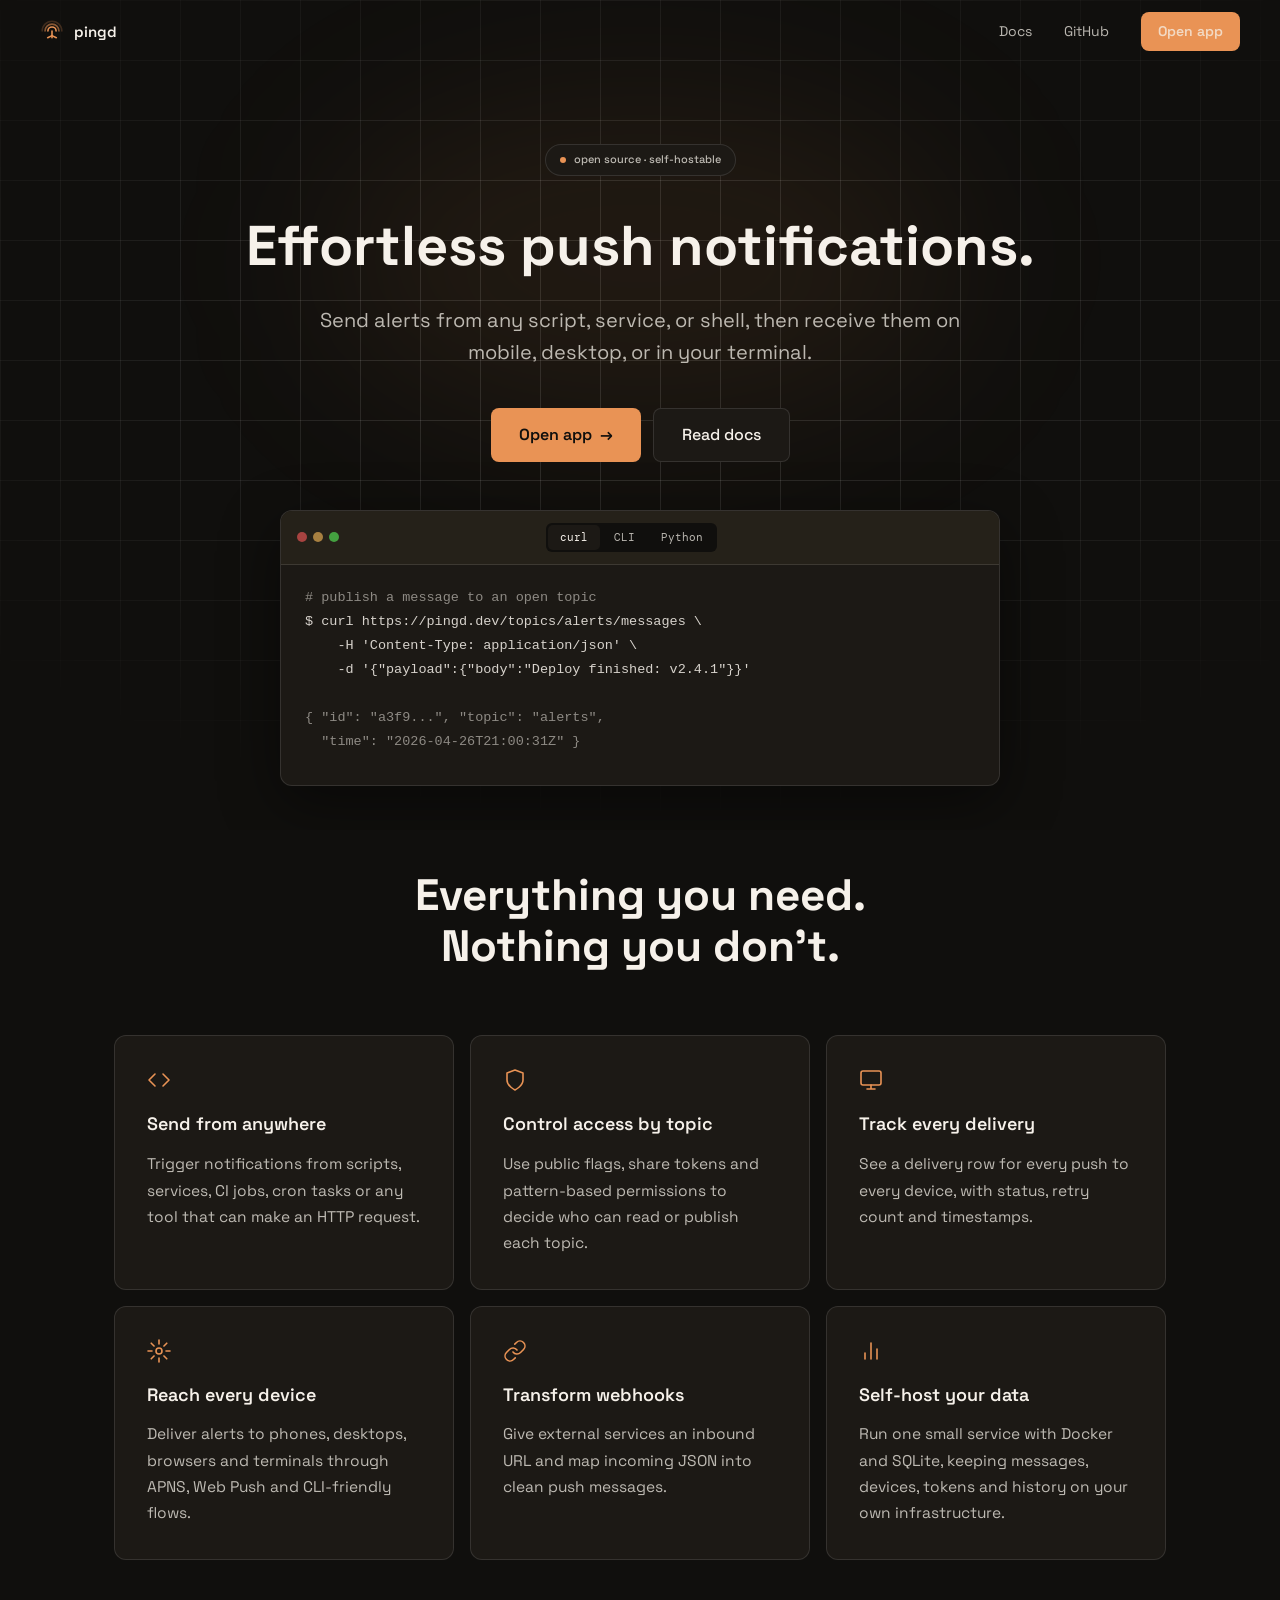
<file: index.html>
<!DOCTYPE html>
<html lang="en">
<head>
<meta charset="UTF-8">
<meta name="viewport" content="width=device-width, initial-scale=1.0">
<title>Pingd — Self-hosted notification relay</title>
<meta name="description" content="Self-hosted push notifications for topics, devices, and lightweight operational messaging. APNS, Web Push, SSE, and a PWA dashboard out of the box.">
<meta name="theme-color" content="#110f0d">
<link rel="icon" href="favicon.svg" type="image/svg+xml">
<link rel="preconnect" href="https://fonts.googleapis.com">
<link rel="preconnect" href="https://fonts.gstatic.com" crossorigin>
<link href="https://fonts.googleapis.com/css2?family=DM+Mono:wght@400&family=Space+Grotesk:wght@400;500;600;700&display=swap" rel="stylesheet">
<link rel="stylesheet" href="styles.css">
</head>
<body>

<nav id="nav" aria-label="Primary">
  <a class="brand" href="#top">
    <svg class="mark" width="24" height="24" viewBox="0 0 24 24" aria-hidden="true">
      <use href="#tower-mark"/>
    </svg>
    <span class="brand-name">pingd</span>
  </a>
  <div class="nav-links">
    <a href="https://docs.pingd.dev" target="_blank" rel="noopener" data-goatcounter-click="/docs" data-goatcounter-title="Docs nav link">Docs</a>
    <a href="https://github.com/saeid/pingd" target="_blank" rel="noopener" data-goatcounter-click="/github" data-goatcounter-title="GitHub nav link">GitHub</a>
    <a class="btn btn-primary btn-sm" href="https://app.pingd.dev" target="_blank" rel="noopener" data-goatcounter-click="/open-app" data-goatcounter-title="Open app nav button">Open app</a>
  </div>
</nav>

<main id="top">

  <section class="hero">
    <div class="hero-grid" aria-hidden="true"></div>
    <div class="hero-glow" aria-hidden="true"></div>

    <div class="reveal">
      <div class="badge">
        <span class="badge-dot"></span>
        <span>open source · self-hostable</span>
      </div>
    </div>

    <h1 class="reveal" style="--reveal-delay: 80ms">
      Effortless push notifications.
    </h1>

    <p class="hero-sub reveal" style="--reveal-delay: 160ms">
      Send alerts from any script, service, or shell, then receive them on mobile,
      desktop, or in your terminal.
    </p>

    <div class="hero-ctas reveal" style="--reveal-delay: 220ms">
      <a class="btn btn-primary" href="https://app.pingd.dev" target="_blank" rel="noopener" data-goatcounter-click="/open-app" data-goatcounter-title="Open app hero button">Open app <span aria-hidden="true">→</span></a>
      <a class="btn btn-ghost" href="https://docs.pingd.dev" target="_blank" rel="noopener" data-goatcounter-click="/docs" data-goatcounter-title="Docs hero button">Read docs</a>
    </div>

    <div class="terminal-wrap reveal" style="--reveal-delay: 300ms">
      <div class="terminal" role="region" aria-label="Code examples">
        <div class="terminal-bar">
          <div class="terminal-dots" aria-hidden="true">
            <span></span><span></span><span></span>
          </div>
          <div class="terminal-tabs" role="tablist" aria-label="Code example language">
            <button role="tab" id="tab-curl" aria-controls="panel-curl" aria-selected="true" tabindex="0" data-tab="curl">curl</button>
            <button role="tab" id="tab-cli" aria-controls="panel-cli" aria-selected="false" tabindex="-1" data-tab="cli">CLI</button>
            <button role="tab" id="tab-python" aria-controls="panel-python" aria-selected="false" tabindex="-1" data-tab="python">Python</button>
          </div>
          <div class="terminal-spacer"></div>
        </div>

        <div class="terminal-body">
          <pre class="snippet" data-snippet="curl" id="panel-curl" role="tabpanel" aria-labelledby="tab-curl"><code><span class="t-dim"># publish a message to an open topic</span>
<span class="t-cmd">$ curl https://pingd.dev/topics/alerts/messages \
    -H 'Content-Type: application/json' \
    -d '{"payload":{"body":"Deploy finished: v2.4.1"}}'</span>

<span class="t-out">{ "id": "a3f9...", "topic": "alerts",</span>
<span class="t-out">  "time": "2026-04-26T21:00:31Z" }</span></code></pre>

          <pre class="snippet" data-snippet="cli" id="panel-cli" role="tabpanel" aria-labelledby="tab-cli" hidden><code><span class="t-dim"># publish a message</span>
<span class="t-cmd">$ pingd-cli messages publish --topic alerts --body "Deploy finished: v2.4.1"</span>

<span class="t-dim"># watch a topic live over SSE</span>
<span class="t-cmd">$ pingd-cli messages watch --topic alerts</span>
<span class="t-accent">• [21:00:31]  Deploy finished: v2.4.1</span></code></pre>

          <pre class="snippet" data-snippet="python" id="panel-python" role="tabpanel" aria-labelledby="tab-python" hidden><code><span class="t-kw">import</span> requests

requests.post(
    <span class="t-str">"https://pingd.dev/topics/alerts/messages"</span>,
    json={<span class="t-str">"payload"</span>: {<span class="t-str">"body"</span>: <span class="t-str">"Deploy finished: v2.4.1"</span>}},
)</code></pre>
        </div>
      </div>
    </div>
  </section>

  <section id="features" class="features">
    <div class="section-head reveal">
      <h2>Everything you need.<br>Nothing you don't.</h2>
    </div>

    <div class="feature-grid">
      <article class="feature-card reveal">
        <div class="feature-icon" aria-hidden="true">
          <svg viewBox="0 0 24 24" fill="none" stroke="currentColor" stroke-width="1.6" stroke-linecap="round" stroke-linejoin="round">
            <polyline points="16 18 22 12 16 6"/><polyline points="8 6 2 12 8 18"/>
          </svg>
        </div>
        <h3>Send from anywhere</h3>
        <p>Trigger notifications from scripts, services, CI jobs, cron tasks or any tool that can make an HTTP request.</p>
      </article>

      <article class="feature-card reveal" style="--reveal-delay: 60ms">
        <div class="feature-icon" aria-hidden="true">
          <svg viewBox="0 0 24 24" fill="none" stroke="currentColor" stroke-width="1.6" stroke-linecap="round" stroke-linejoin="round">
            <path d="M12 22s8-4 8-10V5l-8-3-8 3v7c0 6 8 10 8 10z"/>
          </svg>
        </div>
        <h3>Control access by topic</h3>
        <p>Use public flags, share tokens and pattern-based permissions to decide who can read or publish each topic.</p>
      </article>

      <article class="feature-card reveal" style="--reveal-delay: 120ms">
        <div class="feature-icon" aria-hidden="true">
          <svg viewBox="0 0 24 24" fill="none" stroke="currentColor" stroke-width="1.6" stroke-linecap="round" stroke-linejoin="round">
            <rect x="2" y="3" width="20" height="14" rx="2"/><path d="M8 21h8M12 17v4"/>
          </svg>
        </div>
        <h3>Track every delivery</h3>
        <p>See a delivery row for every push to every device, with status, retry count and timestamps.</p>
      </article>

      <article class="feature-card reveal" style="--reveal-delay: 180ms">
        <div class="feature-icon" aria-hidden="true">
          <svg viewBox="0 0 24 24" fill="none" stroke="currentColor" stroke-width="1.6" stroke-linecap="round" stroke-linejoin="round">
            <circle cx="12" cy="12" r="3"/><path d="M12 1v4M12 19v4M4.22 4.22l2.83 2.83M16.95 16.95l2.83 2.83M1 12h4M19 12h4M4.22 19.78l2.83-2.83M16.95 7.05l2.83-2.83"/>
          </svg>
        </div>
        <h3>Reach every device</h3>
        <p>Deliver alerts to phones, desktops, browsers and terminals through APNS, Web Push and CLI-friendly flows.</p>
      </article>

      <article class="feature-card reveal" style="--reveal-delay: 240ms">
        <div class="feature-icon" aria-hidden="true">
          <svg viewBox="0 0 24 24" fill="none" stroke="currentColor" stroke-width="1.6" stroke-linecap="round" stroke-linejoin="round">
            <path d="M10 13a5 5 0 0 0 7.54.54l3-3a5 5 0 0 0-7.07-7.07L11.75 5.17"/>
            <path d="M14 11a5 5 0 0 0-7.54-.54l-3 3a5 5 0 0 0 7.07 7.07l1.71-1.71"/>
          </svg>
        </div>
        <h3>Transform webhooks</h3>
        <p>Give external services an inbound URL and map incoming JSON into clean push messages.</p>
      </article>

      <article class="feature-card reveal" style="--reveal-delay: 300ms">
        <div class="feature-icon" aria-hidden="true">
          <svg viewBox="0 0 24 24" fill="none" stroke="currentColor" stroke-width="1.6" stroke-linecap="round" stroke-linejoin="round">
            <path d="M18 20V10"/><path d="M12 20V4"/><path d="M6 20v-6"/>
          </svg>
        </div>
        <h3>Self-host your data</h3>
        <p>Run one small service with Docker and SQLite, keeping messages, devices, tokens and history on your own infrastructure.</p>
      </article>
    </div>
  </section>

</main>

<svg width="0" height="0" style="position:absolute" aria-hidden="true">
  <defs>
    <symbol id="tower-mark" viewBox="0 0 24 24">
      <g fill="none" stroke="currentColor" stroke-width="1.6" stroke-linecap="round">
        <path d="M2.16 11.04 A9.84 9.84 0 0 1 21.84 11.04" opacity="0.22"/>
        <path d="M5.04 11.04 A6.96 6.96 0 0 1 18.96 11.04" opacity="0.55"/>
        <path d="M7.92 11.04 A4.08 4.08 0 0 1 16.08 11.04"/>
        <line x1="12" y1="11.04" x2="12" y2="17.76"/>
        <line x1="12" y1="15.6"  x2="7.68" y2="17.76"/>
        <line x1="12" y1="15.6"  x2="16.32" y2="17.76"/>
      </g>
    </symbol>
  </defs>
</svg>

<script src="app.js" defer></script>
<script data-goatcounter="https://pingd.goatcounter.com/count" async src="https://gc.zgo.at/count.js"></script>
</body>
</html>
</file>
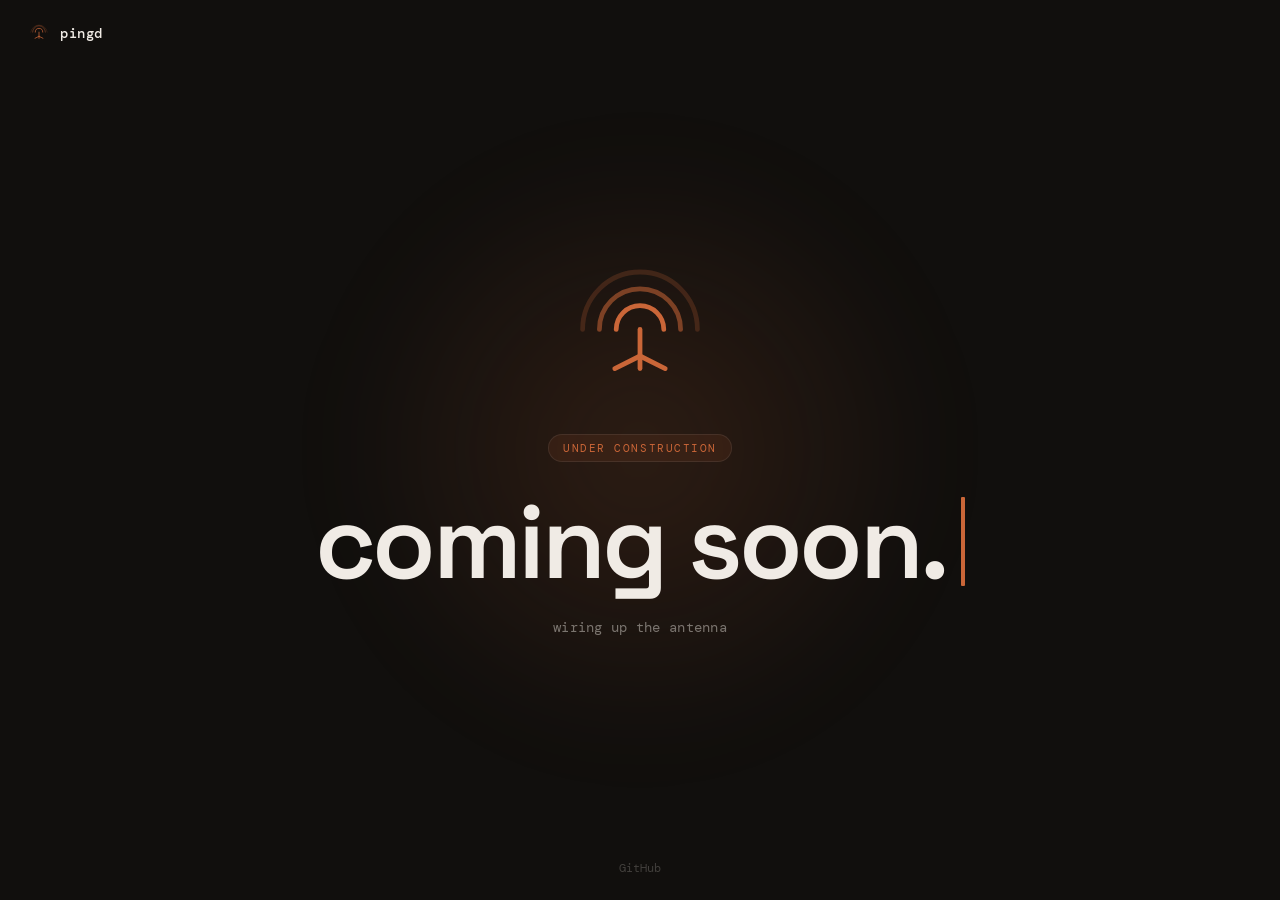
<file: coming-soon.html>
<!DOCTYPE html>
<html lang="en">
<head>
<meta charset="UTF-8">
<meta name="viewport" content="width=device-width, initial-scale=1.0">
<title>pingd — coming soon</title>
<meta name="description" content="pingd is wiring up the antenna. A self-hosted notification relay, coming soon at pingd.dev.">
<meta name="theme-color" content="#110f0d">
<link rel="icon" href="favicon.svg" type="image/svg+xml">
<link rel="preconnect" href="https://fonts.googleapis.com">
<link rel="preconnect" href="https://fonts.gstatic.com" crossorigin>
<link href="https://fonts.googleapis.com/css2?family=DM+Mono:wght@300;400;500&family=Space+Grotesk:wght@300;400;500;600;700&display=swap" rel="stylesheet">
<style>
  :root {
    --bg: #110f0d;
    --surface: #1a1714;
    --border: rgba(255, 255, 255, 0.08);
    --text: #f0ebe5;
    --muted: rgba(240, 235, 229, 0.45);
    --dim: rgba(240, 235, 229, 0.22);
    --accent: oklch(62% 0.14 44);
    --accent-soft: oklch(62% 0.14 44 / 0.10);
    --accent-glow: oklch(62% 0.14 44 / 0.6);
    --vignette: oklch(62% 0.14 44 / 0.16);
    --mono: 'DM Mono', monospace;
    --sans: 'Space Grotesk', sans-serif;
  }

  * { box-sizing: border-box; margin: 0; padding: 0; }
  html, body { height: 100%; }
  body {
    background: var(--bg);
    color: var(--text);
    font-family: var(--sans);
    -webkit-font-smoothing: antialiased;
    overflow: hidden;
  }
  ::selection { background: oklch(62% 0.14 44 / 0.35); }

  .glow {
    position: fixed;
    top: 50%; left: 50%;
    transform: translate(-50%, -50%);
    width: 720px; height: 720px;
    border-radius: 50%;
    background: radial-gradient(circle, var(--vignette), transparent 60%);
    filter: blur(40px);
    pointer-events: none;
    z-index: 0;
  }

  .topbar {
    position: fixed;
    top: 0; left: 0; right: 0;
    z-index: 10;
    padding: 22px 28px;
    display: flex;
    align-items: center;
    justify-content: space-between;
  }
  .brand {
    display: flex;
    align-items: center;
    gap: 10px;
  }
  .brand-name {
    font-family: var(--mono);
    font-size: 14px;
    font-weight: 500;
    letter-spacing: 0.04em;
    color: var(--text);
  }
  main {
    height: 100vh;
    display: flex;
    flex-direction: column;
    align-items: center;
    justify-content: center;
    padding: 0 24px;
    text-align: center;
    position: relative;
    z-index: 1;
  }

  .mark-wrap { margin-bottom: 24px; }

  .kicker {
    display: inline-flex;
    align-items: center;
    gap: 10px;
    background: var(--accent-soft);
    border: 1px solid var(--border);
    border-radius: 100px;
    padding: 6px 14px;
    margin-bottom: 28px;
    font-family: var(--mono);
    font-size: 11px;
    color: var(--accent);
    letter-spacing: 0.14em;
    text-transform: uppercase;
  }

  .headline {
    display: inline-flex;
    align-items: center;
    font-family: var(--sans);
    font-weight: 600;
    font-size: clamp(48px, 9vw, 104px);
    letter-spacing: -0.035em;
    line-height: 1;
    color: var(--text);
  }
  .caret {
    display: inline-block;
    width: 4px;
    height: 0.85em;
    background: var(--accent);
    margin-left: 0.14em;
    border-radius: 1px;
    animation: caret 1s steps(1) infinite;
  }

  .tagline {
    margin-top: 24px;
    font-family: var(--mono);
    font-size: 14px;
    color: var(--muted);
    letter-spacing: 0.02em;
  }

  .footlinks {
    position: fixed;
    bottom: 24px;
    left: 0; right: 0;
    display: flex;
    gap: 24px;
    justify-content: center;
    flex-wrap: wrap;
    z-index: 5;
  }
  .footlinks a {
    font-family: var(--mono);
    font-size: 12px;
    color: var(--dim);
    text-decoration: none;
    transition: color 0.2s;
  }
  .footlinks a:hover,
  .footlinks a:focus-visible { color: var(--text); }

  .reveal {
    opacity: 0;
    transform: translateY(12px);
    animation: reveal 0.8s ease forwards;
  }
  .reveal.d1 { animation-delay: 0.08s; }
  .reveal.d2 { animation-delay: 0.22s; }
  .reveal.d3 { animation-delay: 0.30s; }
  .reveal.d4 { animation-delay: 0.42s; }

  @keyframes reveal {
    to { opacity: 1; transform: translateY(0); }
  }
  @keyframes caret {
    0%, 49%   { opacity: 1; }
    50%, 100% { opacity: 0; }
  }

  @media (prefers-reduced-motion: reduce) {
    .reveal { animation: none; opacity: 1; transform: none; }
    .caret { animation: none; }
  }
</style>
</head>
<body>

<div class="glow" aria-hidden="true"></div>

<header class="topbar">
  <div class="brand">
    <svg width="22" height="22" viewBox="0 0 22 22" fill="none" aria-hidden="true">
      <path d="M2.74 10.12 A8.36 8.36 0 0 1 19.26 10.12" stroke="oklch(62% 0.14 44)" stroke-width="0.75" stroke-linecap="round" opacity="0.22"/>
      <path d="M4.62 10.12 A6.38 6.38 0 0 1 17.38 10.12" stroke="oklch(62% 0.14 44)" stroke-width="0.75" stroke-linecap="round" opacity="0.55"/>
      <path d="M7.26 10.12 A3.74 3.74 0 0 1 14.74 10.12" stroke="oklch(62% 0.14 44)" stroke-width="0.75" stroke-linecap="round"/>
      <line x1="11" y1="10.12" x2="11" y2="16.28" stroke="oklch(62% 0.14 44)" stroke-width="0.75" stroke-linecap="round"/>
      <line x1="11" y1="14.30" x2="7.04" y2="16.28" stroke="oklch(62% 0.14 44)" stroke-width="0.75" stroke-linecap="round"/>
      <line x1="11" y1="14.30" x2="14.96" y2="16.28" stroke="oklch(62% 0.14 44)" stroke-width="0.75" stroke-linecap="round"/>
    </svg>
    <span class="brand-name">pingd</span>
  </div>
</header>

<main>
  <div class="reveal d1 mark-wrap">
    <svg width="140" height="140" viewBox="0 0 140 140" fill="none" aria-hidden="true">
      <path d="M12.6 64.4 A57.4 57.4 0 0 1 127.4 64.4" stroke="oklch(62% 0.14 44)" stroke-width="4.76" stroke-linecap="round" opacity="0.22"/>
      <path d="M29.4 64.4 A40.6 40.6 0 0 1 110.6 64.4" stroke="oklch(62% 0.14 44)" stroke-width="4.76" stroke-linecap="round" opacity="0.55"/>
      <path d="M46.2 64.4 A23.8 23.8 0 0 1 93.8 64.4" stroke="oklch(62% 0.14 44)" stroke-width="4.76" stroke-linecap="round"/>
      <line x1="70" y1="64.4" x2="70" y2="103.6" stroke="oklch(62% 0.14 44)" stroke-width="4.76" stroke-linecap="round"/>
      <line x1="70" y1="91" x2="44.8" y2="103.6" stroke="oklch(62% 0.14 44)" stroke-width="4.76" stroke-linecap="round"/>
      <line x1="70" y1="91" x2="95.2" y2="103.6" stroke="oklch(62% 0.14 44)" stroke-width="4.76" stroke-linecap="round"/>
    </svg>
  </div>

  <div class="reveal d2 kicker">under construction</div>

  <div class="reveal d3">
    <h1 class="headline">
      <span>coming soon.</span>
      <span class="caret" aria-hidden="true"></span>
    </h1>
  </div>

  <p class="reveal d4 tagline">wiring up the antenna</p>
</main>

<nav class="footlinks" aria-label="Social">
  <a href="https://github.com/saeid/pingd">GitHub</a>
</nav>

</body>
</html>
</file>
<file: styles.css>
:root {
    --bg: #100f0d;
    --surface: #1c1915;
    --surface-2: #252119;
    --border: rgba(255, 255, 255, 0.11);
    --border-strong: rgba(255, 255, 255, 0.18);
    --text: #f6f1ea;
    --text-muted: rgba(246, 241, 234, 0.74);
    --text-dim: rgba(246, 241, 234, 0.52);
    --accent: #d39866;
    --accent-soft: rgba(211, 152, 102, 0.18);
    --accent-strong: #e0a874;
    --accent-glow: rgba(211, 152, 102, 0.08);
    --shadow: 0 18px 60px rgba(0, 0, 0, 0.45);
    --radius: 12px;
    --radius-sm: 8px;
    --radius-xs: 6px;
    --font-sans: "Space Grotesk", system-ui, -apple-system, sans-serif;
    --font-mono: "DM Mono", ui-monospace, "SF Mono", monospace;
    --nav-height: 64px;
    --content-max: 1100px;
}

@supports (color: oklch(0% 0 0)) {
    :root {
        --accent: oklch(74% 0.13 55);
        --accent-soft: oklch(74% 0.13 55 / 0.18);
        --accent-strong: oklch(79% 0.13 55);
        --accent-glow: oklch(74% 0.13 55 / 0.08);
    }
}

* {
    box-sizing: border-box;
    margin: 0;
    padding: 0;
}

html {
    scroll-behavior: smooth;
}

body {
    background: var(--bg);
    color: var(--text);
    font-family: var(--font-sans);
    font-weight: 400;
    line-height: 1.6;
    -webkit-font-smoothing: antialiased;
    -moz-osx-font-smoothing: grayscale;
    min-height: 100vh;
}

a { color: inherit; text-decoration: none; }
button { font: inherit; border: 0; background: none; color: inherit; cursor: pointer; }
img, svg { display: block; max-width: 100%; }

::selection {
    background: var(--accent-soft);
    color: var(--text);
}

:focus-visible {
    outline: 3px solid var(--accent);
    outline-offset: 4px;
    border-radius: inherit;
}

/* Reveal on scroll */
.reveal {
    opacity: 0;
    transform: translateY(24px);
    transition: opacity 0.7s ease, transform 0.7s ease;
    transition-delay: var(--reveal-delay, 0ms);
}

.reveal.visible {
    opacity: 1;
    transform: translateY(0);
}

@media (prefers-reduced-motion: reduce) {
    html { scroll-behavior: auto; }
    .reveal { opacity: 1; transform: none; transition: none; }
}

/* Nav */
#nav {
    position: fixed;
    top: 0;
    left: 0;
    right: 0;
    z-index: 100;
    height: var(--nav-height);
    padding: 0 40px;
    display: flex;
    align-items: center;
    justify-content: space-between;
    background: transparent;
    border-bottom: 1px solid transparent;
    transition: background 0.3s ease, border-color 0.3s ease, backdrop-filter 0.3s ease;
}

#nav.scrolled {
    background: rgba(17, 15, 13, 0.85);
    backdrop-filter: blur(12px);
    -webkit-backdrop-filter: blur(12px);
    border-bottom-color: var(--border);
}

.brand {
    display: inline-flex;
    align-items: center;
    gap: 10px;
}

.brand .mark { color: var(--accent); }

.brand-name {
    font-family: var(--font-sans);
    font-size: 15px;
    font-weight: 600;
    color: var(--text);
}

.nav-links {
    display: flex;
    align-items: center;
    gap: 32px;
}

.nav-links a {
    font-size: 14px;
    color: var(--text-muted);
    transition: color 0.2s ease;
}

.nav-links a:hover { color: var(--text); }

.nav-links .btn-sm {
    padding: 8px 17px;
    font-size: 14px;
}

/* Buttons */
.btn {
    display: inline-flex;
    align-items: center;
    justify-content: center;
    gap: 8px;
    font-family: var(--font-sans);
    font-weight: 600;
    font-size: 16px;
    border-radius: var(--radius-sm);
    padding: 13px 28px;
    transition: opacity 0.2s ease, transform 0.15s ease, color 0.2s ease, border-color 0.2s ease, background 0.2s ease;
    white-space: nowrap;
}

.btn-primary {
    background: var(--accent);
    color: var(--bg);
}

.btn-primary:hover {
    background: var(--accent-strong);
    transform: translateY(-1px);
}

.btn-ghost {
    background: var(--surface);
    color: var(--text);
    border: 1px solid var(--border);
    font-weight: 500;
}

.btn-ghost:hover {
    color: var(--text);
    border-color: var(--border-strong);
    transform: translateY(-1px);
}

/* Hero */
.hero {
    position: relative;
    padding: calc(var(--nav-height) + 80px) 24px 44px;
    display: flex;
    flex-direction: column;
    align-items: center;
    justify-content: center;
    text-align: center;
    overflow: hidden;
}

.hero-grid {
    position: absolute;
    inset: 0;
    pointer-events: none;
    background-image:
        linear-gradient(var(--border) 1px, transparent 1px),
        linear-gradient(90deg, var(--border) 1px, transparent 1px);
    background-size: 60px 60px;
    mask-image: radial-gradient(ellipse 70% 60% at 50% 40%, black 30%, transparent 100%);
    -webkit-mask-image: radial-gradient(ellipse 70% 60% at 50% 40%, black 30%, transparent 100%);
}

.hero-glow {
    position: absolute;
    top: 12%;
    left: 50%;
    width: 640px;
    height: 320px;
    transform: translateX(-50%);
    border-radius: 50%;
    background: var(--accent-glow);
    filter: blur(90px);
    pointer-events: none;
}

.badge {
    position: relative;
    display: inline-flex;
    align-items: center;
    gap: 8px;
    padding: 6px 14px;
    margin-bottom: 40px;
    border: 1px solid var(--border);
    border-radius: 100px;
    background: var(--surface);
    font-family: var(--font-sans);
    font-weight: 500;
    font-size: 11px;
    color: var(--text-muted);
    letter-spacing: 0;
}

.badge-dot {
    width: 6px;
    height: 6px;
    border-radius: 50%;
    background: var(--accent);
}

.hero h1 {
    position: relative;
    font-family: var(--font-sans);
    font-weight: 700;
    font-size: 56px;
    line-height: 1.08;
    letter-spacing: 0;
    color: var(--text);
    max-width: 1100px;
    margin-bottom: 28px;
}

.hero-sub {
    position: relative;
    font-weight: 400;
    font-size: 20px;
    line-height: 1.6;
    color: var(--text-muted);
    max-width: 650px;
    margin-bottom: 40px;
}

.hero-ctas {
    position: relative;
    display: flex;
    gap: 12px;
    flex-wrap: wrap;
    justify-content: center;
    margin-bottom: 48px;
}

/* Terminal */
.terminal-wrap {
    position: relative;
    width: 100%;
    max-width: 720px;
    margin: 0 auto;
}

.terminal {
    background: var(--surface);
    border: 1px solid var(--border);
    border-radius: var(--radius);
    overflow: hidden;
    box-shadow: var(--shadow);
}

.terminal-bar {
    display: flex;
    align-items: center;
    justify-content: space-between;
    padding: 12px 16px;
    background: var(--surface-2);
    border-bottom: 1px solid var(--border);
}

.terminal-dots {
    display: flex;
    gap: 6px;
}

.terminal-dots span {
    width: 10px;
    height: 10px;
    border-radius: 50%;
    opacity: 0.7;
}

.terminal-dots span:nth-child(1) { background: #e05252; }
.terminal-dots span:nth-child(2) { background: #e0a952; }
.terminal-dots span:nth-child(3) { background: #52d652; }

.terminal-tabs {
    display: flex;
    gap: 2px;
    padding: 2px;
    background: var(--bg);
    border-radius: var(--radius-xs);
}

.terminal-tabs button {
    font-family: var(--font-mono);
    font-size: 11px;
    padding: 4px 12px;
    border-radius: 5px;
    color: var(--text-muted);
    transition: background 0.15s ease, color 0.15s ease;
}

.terminal-tabs button[aria-selected="true"] {
    background: var(--surface);
    color: var(--text);
}

.terminal-spacer { width: 60px; }

.terminal-body {
    padding: 20px 24px;
    min-height: 220px;
    text-align: left;
    overflow-x: auto;
}

.snippet {
    font-family: var(--font-mono);
    font-size: 13.5px;
    line-height: 23px;
    white-space: pre;
    color: var(--text-muted);
}

.snippet .t-dim    { color: var(--text-dim); }
.snippet .t-cmd    { color: rgba(246, 241, 234, 0.86); }
.snippet .t-out    { color: var(--text-dim); }
.snippet .t-accent { color: var(--accent-strong); }
.snippet .t-kw     { color: var(--accent-strong); }
.snippet .t-str    { color: #d4be94; color: oklch(78% 0.08 80); }

/* Section heads */
.section-head {
    text-align: center;
    margin-bottom: 64px;
}

.section-head h2 {
    font-family: var(--font-sans);
    font-weight: 700;
    font-size: 44px;
    line-height: 1.15;
    letter-spacing: 0;
    color: var(--text);
}

/* Features */
.features {
    max-width: var(--content-max);
    margin: 0 auto;
    padding: 40px 24px 100px;
}

.feature-grid {
    display: grid;
    grid-template-columns: repeat(auto-fill, minmax(300px, 1fr));
    gap: 16px;
}

.feature-card {
    background: var(--surface);
    border: 1px solid var(--border);
    border-radius: var(--radius);
    padding: 32px;
    transition: background 0.2s ease, border-color 0.2s ease, transform 0.2s ease;
}

.feature-card:hover {
    background: var(--surface-2);
    border-color: var(--border-strong);
    transform: translateY(-2px);
}

.feature-icon {
    color: var(--accent);
    margin-bottom: 18px;
}

.feature-icon svg {
    width: 24px;
    height: 24px;
}

.feature-card h3 {
    font-family: var(--font-sans);
    font-weight: 600;
    font-size: 18px;
    color: var(--text);
    margin-bottom: 12px;
}

.feature-card p {
    font-weight: 400;
    font-size: 15.5px;
    line-height: 1.7;
    color: var(--text-muted);
}

/* Responsive */
@media (max-width: 860px) {
    #nav { padding: 0 20px; }
    .nav-links { gap: 18px; }
    .hero { padding: calc(var(--nav-height) + 56px) 20px 36px; }
    .hero h1 { font-size: 46px; }
    .hero-sub { font-size: 18px; }
    .section-head h2 { font-size: 36px; }
    .features { padding: 32px 20px 80px; }
}

@media (max-width: 480px) {
    .nav-links a[href="https://github.com/saeid/pingd"] { display: none; }
    .terminal-body { padding: 16px; }
    .snippet { font-size: 12px; line-height: 20px; }
    .btn { padding: 12px 22px; font-size: 14px; }
    .hero h1 { font-size: 38px; }
    .hero-sub { font-size: 17px; }
    .section-head { margin-bottom: 40px; }
    .section-head h2 { font-size: 31px; }
    .feature-card { padding: 26px; }
    .feature-card p { font-size: 15px; }
}
</file>
